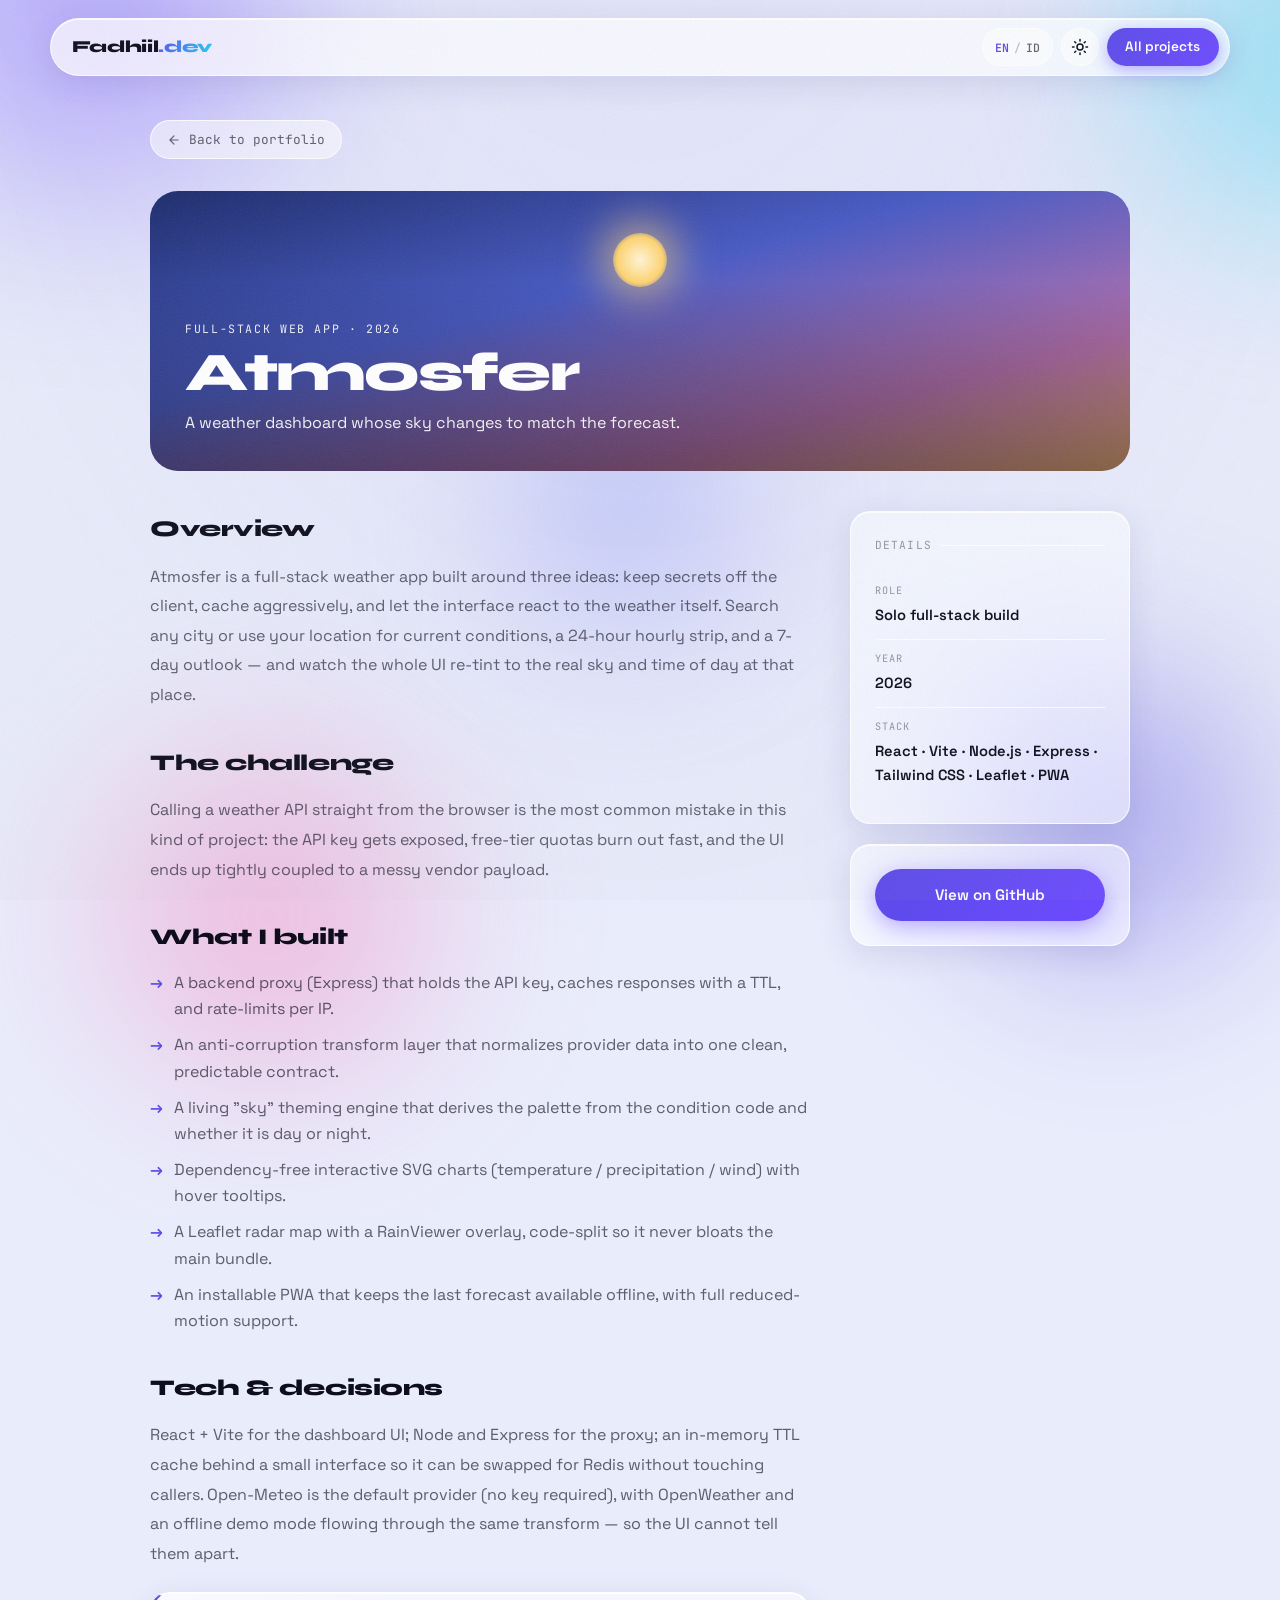
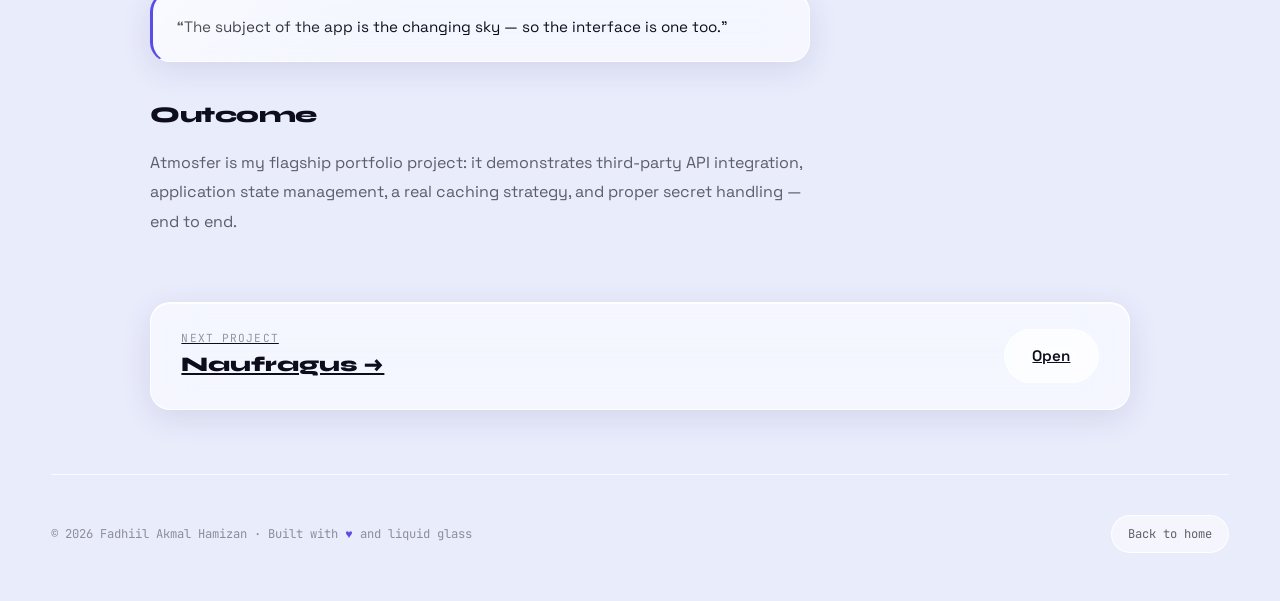
<file: project.html>
<!DOCTYPE html>
<html lang="en" data-theme="dark">
<head>
  <meta charset="UTF-8" />
  <meta name="viewport" content="width=device-width, initial-scale=1.0" />
  <title>Case study — Fadhiil Akmal Hamizan</title>
  <meta name="description" content="Project case study — Fadhiil Akmal Hamizan." />
  <meta name="theme-color" content="#060611" />
  <link rel="icon" href="data:image/svg+xml,%3Csvg xmlns='http://www.w3.org/2000/svg' viewBox='0 0 100 100'%3E%3Cdefs%3E%3ClinearGradient id='g' x1='0' y1='0' x2='1' y2='1'%3E%3Cstop offset='0' stop-color='%238b7ef8'/%3E%3Cstop offset='1' stop-color='%2322d3ee'/%3E%3C/linearGradient%3E%3C/defs%3E%3Crect width='100' height='100' rx='26' fill='url(%23g)'/%3E%3Ctext x='50' y='70' font-family='Arial' font-size='58' font-weight='bold' text-anchor='middle' fill='white'%3EF%3C/text%3E%3C/svg%3E" />
  <link rel="preconnect" href="https://fonts.googleapis.com" />
  <link rel="preconnect" href="https://fonts.gstatic.com" crossorigin />
  <link href="https://fonts.googleapis.com/css2?family=Space+Grotesk:wght@300;400;500;600;700&family=Syne:wght@600;700;800&family=JetBrains+Mono:wght@400;500&display=swap" rel="stylesheet" />
  <link rel="stylesheet" href="assets/site.css" />
  <script>
    (function () {
      try {
        var saved = localStorage.getItem('theme');
        var sys = window.matchMedia('(prefers-color-scheme: light)').matches ? 'light' : 'dark';
        document.documentElement.setAttribute('data-theme', saved || sys);
      } catch (e) {}
    })();
  </script>
</head>
<body>

  <div class="aurora" aria-hidden="true">
    <div class="orb orb-1"></div><div class="orb orb-2"></div><div class="orb orb-3"></div><div class="orb orb-4"></div><div class="orb orb-5"></div>
  </div>
  <div class="progress" id="progress" aria-hidden="true"></div>

  <nav>
    <a href="index.html" class="nav-logo">Fadhiil<em>.dev</em></a>
    <div class="nav-right">
      <button class="lang-toggle" id="langToggle" aria-label="Switch language / Ganti bahasa" title="EN / ID">
        <span data-lang="en" class="on">EN</span><span class="sep">/</span><span data-lang="id">ID</span>
      </button>
      <button class="theme-toggle" id="themeToggle" aria-label="Toggle color theme" title="Toggle theme">
        <svg class="sun" viewBox="0 0 24 24" fill="none" stroke="currentColor" stroke-width="2" stroke-linecap="round" stroke-linejoin="round"><circle cx="12" cy="12" r="4"/><path d="M12 2v2M12 20v2M4.93 4.93l1.41 1.41M17.66 17.66l1.41 1.41M2 12h2M20 12h2M6.34 17.66l-1.41 1.41M19.07 4.93l-1.41 1.41"/></svg>
        <svg class="moon" viewBox="0 0 24 24" fill="none" stroke="currentColor" stroke-width="2" stroke-linecap="round" stroke-linejoin="round"><path d="M21 12.79A9 9 0 1 1 11.21 3 7 7 0 0 0 21 12.79z"/></svg>
      </button>
      <a href="index.html#projects" class="nav-cta" data-en="All projects" data-id="Semua proyek">All projects</a>
    </div>
  </nav>

  <main class="cs-main" id="cs"><!-- rendered by script --></main>

  <footer class="wrap">
    <div class="footer-text" data-html data-en="© 2026 Fadhiil Akmal Hamizan · Built with <em>♥</em> and liquid glass" data-id="© 2026 Fadhiil Akmal Hamizan · Dibuat dengan <em>♥</em> dan liquid glass">© 2026 Fadhiil Akmal Hamizan · Built with <em>♥</em> and liquid glass</div>
    <a href="index.html" class="to-top"><span data-en="Back to home" data-id="Kembali ke beranda">Back to home</span></a>
  </footer>

  <!-- Case-study content + renderer (runs before deferred site.js) -->
  <script>
  (function () {
    var ORDER = ['atmosfer', 'naufragus', 'bookuy', 'ublock', 'gemastik', 'looplook', 'gdsc'];
    var L = {
      details: { en: 'Details', id: 'Detail' },
      role:    { en: 'Role', id: 'Peran' },
      year:    { en: 'Year', id: 'Tahun' },
      team:    { en: 'Team', id: 'Tim' },
      award:   { en: 'Award', id: 'Penghargaan' },
      stack:   { en: 'Stack', id: 'Teknologi' },
      next:    { en: 'Next project', id: 'Proyek berikutnya' },
      open:    { en: 'Open', id: 'Buka' },
      back:    { en: 'Back to portfolio', id: 'Kembali ke portfolio' },
      nf:      { en: 'Project not found.', id: 'Proyek tidak ditemukan.' }
    };

    var CS = {
      atmosfer: {
        title: 'Atmosfer', theme: 'sky',
        kicker: { en: 'Full-stack web app · 2026', id: 'Aplikasi web full-stack · 2026' },
        tagline: { en: 'A weather dashboard whose sky changes to match the forecast.', id: 'Dasbor cuaca yang langitnya berubah mengikuti ramalan.' },
        role: { en: 'Solo full-stack build', id: 'Proyek full-stack solo' },
        year: '2026',
        stack: ['React', 'Vite', 'Node.js', 'Express', 'Tailwind CSS', 'Leaflet', 'PWA'],
        links: [{ label: { en: 'View on GitHub', id: 'Lihat di GitHub' }, href: 'https://github.com/fadhiilhamizan/weather-dashboard', primary: true }],
        sections: [
          { h: { en: 'Overview', id: 'Ringkasan' }, body: [
            { p: { en: 'Atmosfer is a full-stack weather app built around three ideas: keep secrets off the client, cache aggressively, and let the interface react to the weather itself. Search any city or use your location for current conditions, a 24-hour hourly strip, and a 7-day outlook — and watch the whole UI re-tint to the real sky and time of day at that place.',
                    id: 'Atmosfer adalah aplikasi cuaca full-stack yang dibangun di atas tiga gagasan: jauhkan rahasia dari klien, cache secara agresif, dan biarkan antarmuka bereaksi terhadap cuaca itu sendiri. Cari kota mana pun atau pakai lokasimu untuk kondisi terkini, strip per jam 24 jam, dan ramalan 7 hari — lalu lihat seluruh UI berubah warna mengikuti langit dan waktu setempat.' } }
          ]},
          { h: { en: 'The challenge', id: 'Tantangan' }, body: [
            { p: { en: 'Calling a weather API straight from the browser is the most common mistake in this kind of project: the API key gets exposed, free-tier quotas burn out fast, and the UI ends up tightly coupled to a messy vendor payload.',
                    id: 'Memanggil API cuaca langsung dari peramban adalah kesalahan paling umum di proyek seperti ini: API key terekspos, kuota tier gratis cepat habis, dan UI jadi terikat erat pada payload vendor yang berantakan.' } }
          ]},
          { h: { en: 'What I built', id: 'Yang saya bangun' }, body: [
            { list: [
              { en: 'A backend proxy (Express) that holds the API key, caches responses with a TTL, and rate-limits per IP.', id: 'Backend proxy (Express) yang menyimpan API key, men-cache respons dengan TTL, dan membatasi laju per IP.' },
              { en: 'An anti-corruption transform layer that normalizes provider data into one clean, predictable contract.', id: 'Lapisan transform anti-korupsi yang menormalkan data penyedia menjadi satu kontrak yang rapi dan dapat diprediksi.' },
              { en: 'A living "sky" theming engine that derives the palette from the condition code and whether it is day or night.', id: 'Mesin tema "langit" hidup yang menurunkan palet dari kode kondisi serta siang atau malam.' },
              { en: 'Dependency-free interactive SVG charts (temperature / precipitation / wind) with hover tooltips.', id: 'Grafik SVG interaktif tanpa dependensi (suhu / presipitasi / angin) dengan tooltip hover.' },
              { en: 'A Leaflet radar map with a RainViewer overlay, code-split so it never bloats the main bundle.', id: 'Peta radar Leaflet dengan overlay RainViewer, dipisah kode agar tak membebani bundel utama.' },
              { en: 'An installable PWA that keeps the last forecast available offline, with full reduced-motion support.', id: 'PWA terinstal yang menyimpan ramalan terakhir secara offline, dengan dukungan reduced-motion penuh.' }
            ]}
          ]},
          { h: { en: 'Tech & decisions', id: 'Teknologi & keputusan' }, body: [
            { p: { en: 'React + Vite for the dashboard UI; Node and Express for the proxy; an in-memory TTL cache behind a small interface so it can be swapped for Redis without touching callers. Open-Meteo is the default provider (no key required), with OpenWeather and an offline demo mode flowing through the same transform — so the UI cannot tell them apart.',
                    id: 'React + Vite untuk UI dasbor; Node dan Express untuk proxy; cache TTL in-memory di balik antarmuka kecil sehingga bisa diganti Redis tanpa menyentuh pemanggil. Open-Meteo jadi penyedia default (tanpa key), dengan OpenWeather dan mode demo offline melewati transform yang sama — sehingga UI tak bisa membedakannya.' } },
            { callout: { en: 'The subject of the app is the changing sky — so the interface is one too.', id: 'Subjek aplikasinya adalah langit yang berubah — maka antarmukanya pun ikut berubah.' } }
          ]},
          { h: { en: 'Outcome', id: 'Hasil' }, body: [
            { p: { en: 'Atmosfer is my flagship portfolio project: it demonstrates third-party API integration, application state management, a real caching strategy, and proper secret handling — end to end.',
                    id: 'Atmosfer adalah proyek unggulan portfolio saya: menunjukkan integrasi API pihak ketiga, manajemen state aplikasi, strategi caching nyata, dan penanganan rahasia yang benar — dari hulu ke hilir.' } }
          ]}
        ]
      },

      naufragus: {
        title: 'Naufragus', theme: 'ocean',
        kicker: { en: 'Game · ISCOM 2024 · 1st place', id: 'Game · ISCOM 2024 · Juara 1' },
        tagline: { en: 'An underwater adventure that teaches kids to save the ocean.', id: 'Petualangan bawah laut yang mengajak anak menjaga lautan.' },
        role: { en: 'Game designer & developer · Team 54', id: 'Desainer & pengembang game · Tim 54' },
        year: '2024',
        team: { en: 'Fadhiil Akmal Hamizan, Jeremy Anggi, Sultan Alamsyah Lintang Mubarok', id: 'Fadhiil Akmal Hamizan, Jeremy Anggi, Sultan Alamsyah Lintang Mubarok' },
        award: { en: '🥇 1st place — Game App Development', id: '🥇 Juara 1 — Pengembangan Aplikasi Game' },
        stack: ['Roblox Studio', 'Lua', 'Canva', '3D Modeling', 'Game Design'],
        sections: [
          { h: { en: 'Overview', id: 'Ringkasan' }, body: [
            { p: { en: 'Naufragus (Latin for shipwrecked) is a single-player underwater adventure built in Roblox Studio for the ISCOM 2024 Game Application Development category — which it won. It blends exploration, education, and conservation for players aged 7–15.',
                    id: 'Naufragus (bahasa Latin untuk terdampar) adalah petualangan bawah laut pemain tunggal yang dibangun di Roblox Studio untuk kategori Pengembangan Aplikasi Game ISCOM 2024 — dan memenangkannya. Game ini memadukan eksplorasi, edukasi, dan konservasi untuk pemain usia 7–15 tahun.' } }
          ]},
          { h: { en: 'The story', id: 'Cerita' }, body: [
            { p: { en: 'You play someone with a careless habit of throwing trash into the sea. One day a strong current sweeps you to the bottom of the ocean, trapped in an underwater dimension. To return to the surface you explore, clean up the very trash you once dumped, and rescue the creatures it harmed — discovering how beautiful, and how fragile, the marine ecosystem really is.',
                    id: 'Kamu memerankan seseorang yang punya kebiasaan buruk membuang sampah ke laut. Suatu hari arus kuat menyapumu ke dasar lautan, terjebak di sebuah dimensi bawah laut. Untuk kembali ke permukaan, kamu menjelajah, membersihkan sampah yang dulu kamu buang, dan menyelamatkan hewan yang terdampak — sambil menemukan betapa indah, sekaligus rapuhnya, ekosistem laut.' } }
          ]},
          { h: { en: 'Why it matters', id: 'Mengapa ini penting' }, body: [
            { p: { en: 'Indonesia is the world’s largest archipelago — roughly 81,000 km of coastline, home to about 8,500 fish species and 950 coral-reef biota. Yet it is also the world’s second-largest plastic polluter, generating 12.5 million tonnes of plastic waste in 2022. Naufragus turns those statistics into something a child can feel and act on.',
                    id: 'Indonesia adalah negara kepulauan terbesar di dunia — sekitar 81.000 km garis pantai, rumah bagi kurang lebih 8.500 spesies ikan dan 950 biota terumbu karang. Namun ia juga penyumbang sampah plastik terbesar kedua di dunia, dengan 12,5 juta ton sampah plastik pada 2022. Naufragus mengubah statistik itu menjadi sesuatu yang bisa dirasakan dan ditindaklanjuti oleh anak-anak.' } }
          ]},
          { h: { en: 'Gameplay & mechanics', id: 'Gameplay & mekanik' }, body: [
            { list: [
              { en: 'Clean up trash scattered through the world (press E on PC, or an on-screen button on mobile).', id: 'Bersihkan sampah yang tersebar di dunia game (tekan E di PC, atau tombol di layar pada ponsel).' },
              { en: 'Rescue trapped sea animals — like a jellyfish tangled in plastic.', id: 'Selamatkan hewan laut yang terjebak — seperti ubur-ubur yang terjerat plastik.' },
              { en: 'Simple parkour obstacles and environmental puzzles gate your progress.', id: 'Rintangan parkour sederhana dan teka-teki lingkungan menghalangi kemajuanmu.' },
              { en: 'Move with WASD + jump on PC, or a joystick and jump button on mobile.', id: 'Bergerak dengan WASD + lompat di PC, atau joystick dan tombol lompat di ponsel.' },
              { en: 'The deeper you go, the more the story unfolds.', id: 'Makin dalam kamu menyelam, makin berkembang ceritanya.' }
            ]}
          ]},
          { h: { en: 'How we built it', id: 'Cara kami membangunnya' }, body: [
            { p: { en: 'Built in Roblox Studio with custom 3D models and Lua scripting for the mechanics; art and UI produced in Canva. We ran the full cycle — planning, concept design, prototyping, implementation, playtesting with real testers, then release — iterating hard on feedback to keep it fun, educational, and bug-free.',
                    id: 'Dibangun di Roblox Studio dengan model 3D buatan sendiri dan skrip Lua untuk mekaniknya; aset dan UI dibuat di Canva. Kami menjalankan siklus penuh — perencanaan, desain konsep, prototipe, implementasi, uji main dengan tester nyata, lalu rilis — beriterasi serius atas masukan agar tetap seru, mendidik, dan bebas bug.' } },
            { callout: { en: '1st place, Game Application Development — ISCOM 2024.', id: 'Juara 1, Pengembangan Aplikasi Game — ISCOM 2024.' } }
          ]},
          { h: { en: 'My role', id: 'Peran saya' }, body: [
            { p: { en: 'As part of Team 54, I worked across game design and development — shaping the concept and story, building mechanics and the 3D world, and polishing the moment-to-moment player experience.',
                    id: 'Sebagai bagian dari Tim 54, saya bekerja lintas desain dan pengembangan game — membentuk konsep dan cerita, membangun mekanik dan dunia 3D, serta memoles pengalaman bermain dari waktu ke waktu.' } }
          ]}
        ]
      },

      bookuy: {
        title: 'Bookuy', theme: 'violet',
        kicker: { en: 'Web platform · 2025', id: 'Platform web · 2025' },
        tagline: { en: 'A second-hand book marketplace and rental platform for students.', id: 'Marketplace dan platform penyewaan buku bekas untuk mahasiswa.' },
        role: { en: 'Full-stack developer · capstone team of 6', id: 'Pengembang full-stack · tim capstone berisi 6 orang' },
        year: '2025',
        stack: ['Laravel 12', 'PHP 8.2', 'MySQL', 'Blade', 'Tailwind CSS'],
        links: [{ label: { en: 'View on GitHub', id: 'Lihat di GitHub' }, href: 'https://github.com/fadhiilhamizan/Bookuy', primary: true }],
        sections: [
          { h: { en: 'Overview', id: 'Ringkasan' }, body: [
            { p: { en: 'Bookuy is a student-centric marketplace where you can buy, sell, and rent second-hand textbooks. It was built as a capstone project at ITS with a team of six.',
                    id: 'Bookuy adalah marketplace untuk mahasiswa tempat kamu bisa membeli, menjual, dan menyewa buku teks bekas. Dibuat sebagai proyek capstone di ITS bersama tim berisi enam orang.' } }
          ]},
          { h: { en: 'Features', id: 'Fitur' }, body: [
            { list: [
              { en: 'Buy / sell listings with images and condition details.', id: 'Listing jual / beli dengan gambar dan detail kondisi.' },
              { en: 'Semester-based rentals for textbooks you only need for a term.', id: 'Penyewaan per semester untuk buku yang hanya dibutuhkan satu periode.' },
              { en: 'Smart filtering and search across the catalogue.', id: 'Filter dan pencarian cerdas di seluruh katalog.' },
              { en: 'Cart, checkout, and a seller reputation system.', id: 'Keranjang, checkout, dan sistem reputasi penjual.' }
            ]}
          ]},
          { h: { en: 'Tech & teamwork', id: 'Teknologi & kerja tim' }, body: [
            { p: { en: 'A Laravel 12 / PHP 8.2 backend with Blade templating, a MySQL database, and Tailwind for styling. The six of us coordinated with Git and split work across listings, rentals, auth, and the storefront.',
                    id: 'Backend Laravel 12 / PHP 8.2 dengan templating Blade, basis data MySQL, dan Tailwind untuk styling. Kami berenam berkoordinasi lewat Git dan membagi pekerjaan pada listing, penyewaan, autentikasi, dan etalase.' } }
          ]},
          { h: { en: 'What I learned', id: 'Yang saya pelajari' }, body: [
            { p: { en: 'Shipping a real, multi-role web app as a team: data modeling for listings and rentals, authentication, and the discipline of keeping work mergeable across collaborators.',
                    id: 'Merilis aplikasi web multi-peran yang nyata sebagai tim: pemodelan data untuk listing dan penyewaan, autentikasi, serta disiplin menjaga pekerjaan tetap bisa di-merge antar kolaborator.' } }
          ]}
        ]
      },

      ublock: {
        title: 'uBlock Ad-Block', theme: 'pink',
        kicker: { en: 'Open source · 2025', id: 'Open source · 2025' },
        tagline: { en: 'A maintained fork of uBlock Origin, the efficient content blocker.', id: 'Fork terpelihara dari uBlock Origin, pemblokir konten yang efisien.' },
        role: { en: 'Maintainer / contributor', id: 'Pemelihara / kontributor' },
        year: '2025',
        stack: ['JavaScript', 'WebAssembly', 'CSS', 'HTML', 'GPL-3.0'],
        links: [{ label: { en: 'View on GitHub', id: 'Lihat di GitHub' }, href: 'https://github.com/fadhiilhamizan/uBlock-Browser-Ad-Block', primary: true }],
        sections: [
          { h: { en: 'Overview', id: 'Ringkasan' }, body: [
            { p: { en: 'A forked and maintained build of uBlock Origin — the wide-spectrum, open-source content blocker for Chromium and Firefox.',
                    id: 'Fork dan build terpelihara dari uBlock Origin — pemblokir konten open-source berspektrum luas untuk Chromium dan Firefox.' } }
          ]},
          { h: { en: 'What it does', id: 'Apa fungsinya' }, body: [
            { list: [
              { en: 'Blocks ads, trackers, and malware domains using community filter lists.', id: 'Memblokir iklan, pelacak, dan domain malware menggunakan filter list komunitas.' },
              { en: 'Stays light on CPU and memory compared with most blockers.', id: 'Tetap ringan pada CPU dan memori dibanding kebanyakan pemblokir.' },
              { en: 'Gives per-site controls and an element picker.', id: 'Menyediakan kontrol per situs dan element picker.' }
            ]}
          ]},
          { h: { en: 'Why fork it', id: 'Mengapa mem-fork' }, body: [
            { p: { en: 'To learn how a large, performance-critical browser extension is actually structured — the manifest, content scripts, and WebAssembly-accelerated filtering — and to keep a personal, current build I fully understand.',
                    id: 'Untuk mempelajari bagaimana ekstensi peramban besar yang kritis terhadap performa benar-benar disusun — manifest, content script, dan penyaringan berakselerasi WebAssembly — sekaligus menjaga build pribadi yang terkini dan saya pahami sepenuhnya.' } },
            { callout: { en: 'Respecting the original GPL-3.0 license — credit to Raymond Hill and the uBlock Origin contributors.', id: 'Menghormati lisensi asli GPL-3.0 — kredit untuk Raymond Hill dan para kontributor uBlock Origin.' } }
          ]}
        ]
      },

      gemastik: {
        title: 'GEMASTIK Entry', theme: 'gold',
        kicker: { en: 'Game · national competition · 2024', id: 'Game · kompetisi nasional · 2024' },
        tagline: { en: 'Internal ITS finalist for the national GEMASTIK game competition.', id: 'Finalis internal ITS untuk kompetisi game nasional GEMASTIK.' },
        role: { en: 'Game developer', id: 'Pengembang game' },
        year: '2024',
        stack: ['Game Dev', 'Interaction Design'],
        sections: [
          { h: { en: 'Overview', id: 'Ringkasan' }, body: [
            { p: { en: 'A game project selected as an Internal ITS Finalist in the Game Application Development category of GEMASTIK — Indonesia’s premier national ICT student competition.',
                    id: 'Proyek game yang terpilih sebagai Finalis Internal ITS di kategori Pengembangan Aplikasi Game GEMASTIK — kompetisi mahasiswa TIK nasional paling bergengsi di Indonesia.' } }
          ]},
          { h: { en: 'Significance', id: 'Makna' }, body: [
            { p: { en: 'Being internally endorsed put the project among a small set chosen to represent ITS at the national level — a signal of consistent strength in game design and execution.',
                    id: 'Mendapat endorsement internal menempatkan proyek ini di antara sedikit karya yang dipilih mewakili ITS di tingkat nasional — pertanda kekuatan yang konsisten dalam desain dan eksekusi game.' } }
          ]}
        ]
      },

      looplook: {
        title: 'LoopLook', theme: 'cyan',
        kicker: { en: 'UI/UX design · 2023', id: 'Desain UI/UX · 2023' },
        tagline: { en: 'UI/UX prototype for a sustainable clothing-recycling app.', id: 'Prototipe UI/UX untuk aplikasi daur ulang pakaian berkelanjutan.' },
        role: { en: 'UI/UX designer', id: 'Desainer UI/UX' },
        year: '2023',
        stack: ['Figma', 'Prototyping', 'User Research', 'Mobile-First'],
        sections: [
          { h: { en: 'Overview', id: 'Ringkasan' }, body: [
            { p: { en: 'I designed the initial interface and interactive prototype for LoopLook, a mobile app that makes recycling and re-wearing clothing easy and rewarding.',
                    id: 'Saya mendesain antarmuka awal dan prototipe interaktif untuk LoopLook, aplikasi mobile yang membuat daur ulang dan memakai ulang pakaian jadi mudah dan menyenangkan.' } }
          ]},
          { h: { en: 'Approach', id: 'Pendekatan' }, body: [
            { p: { en: 'Mobile-first flows, accessible components, and a deliberate focus on reducing cognitive load — so the sustainable choice becomes the easy choice.',
                    id: 'Alur mobile-first, komponen yang aksesibel, dan fokus sengaja pada pengurangan beban kognitif — agar pilihan berkelanjutan menjadi pilihan yang mudah.' } }
          ]}
        ]
      },

      gdsc: {
        title: 'GDSC Contest', theme: 'violet',
        kicker: { en: 'Competitive programming · 2024', id: 'Pemrograman kompetitif · 2024' },
        tagline: { en: 'Algorithmic problem-solving among 150+ international competitors.', id: 'Pemecahan masalah algoritmik di antara 150+ peserta internasional.' },
        role: { en: 'Contestant', id: 'Peserta' },
        year: '2024',
        stack: ['Algorithms', 'Data Structures', 'Problem Solving'],
        sections: [
          { h: { en: 'Overview', id: 'Ringkasan' }, body: [
            { p: { en: 'I competed in the Google Developer Student Clubs programming competition, an internationally-attended event with over 150 participants.',
                    id: 'Saya berkompetisi dalam ajang pemrograman Google Developer Student Clubs, acara berskala internasional dengan lebih dari 150 peserta.' } }
          ]},
          { h: { en: 'Takeaway', id: 'Pelajaran' }, body: [
            { p: { en: 'Sharpened algorithmic thinking and speed under contest pressure, solving complex challenges across multiple rounds.',
                    id: 'Mengasah pemikiran algoritmik dan kecepatan di bawah tekanan kompetisi, menyelesaikan tantangan kompleks di beberapa babak.' } }
          ]}
        ]
      }
    };

    function getLang() { try { return localStorage.getItem('lang') || 'en'; } catch (e) { return 'en'; } }
    function esc(s) { return String(s).replace(/&/g, '&amp;').replace(/</g, '&lt;').replace(/>/g, '&gt;'); }
    function t(o, lang) { return o ? (o[lang] || o.en) : ''; }
    function metaRow(k, v) { return '<div class="meta-row"><span class="meta-k">' + esc(k) + '</span><span class="meta-v">' + esc(v) + '</span></div>'; }

    function render(lang) {
      var id = (location.hash.slice(1) || new URLSearchParams(location.search).get('id') || 'atmosfer').toLowerCase();
      var d = CS[id];
      var root = document.getElementById('cs');
      var back = '<a class="breadcrumb" href="index.html#projects"><svg viewBox="0 0 24 24" fill="none" stroke="currentColor" stroke-width="2" stroke-linecap="round" stroke-linejoin="round"><path d="M19 12H5M12 19l-7-7 7-7"/></svg>' + esc(t(L.back, lang)) + '</a>';
      if (!d) { root.innerHTML = back + '<p style="color:var(--text-2);margin-top:1rem;">' + esc(t(L.nf, lang)) + '</p>'; return; }

      document.title = d.title + ' — Fadhiil Akmal Hamizan';

      var secHtml = d.sections.map(function (s) {
        var inner = s.body.map(function (b) {
          if (b.p) return '<p>' + esc(t(b.p, lang)) + '</p>';
          if (b.list) return '<ul>' + b.list.map(function (li) { return '<li>' + esc(t(li, lang)) + '</li>'; }).join('') + '</ul>';
          if (b.callout) return '<div class="cs-callout glass"><span class="q">&ldquo;</span>' + esc(t(b.callout, lang)) + '&rdquo;</div>';
          return '';
        }).join('');
        return '<h2>' + esc(t(s.h, lang)) + '</h2>' + inner;
      }).join('');

      var rows = metaRow(t(L.role, lang), t(d.role, lang)) + metaRow(t(L.year, lang), d.year);
      if (d.team) rows += metaRow(t(L.team, lang), t(d.team, lang));
      if (d.award) rows += metaRow(t(L.award, lang), t(d.award, lang));
      rows += metaRow(t(L.stack, lang), d.stack.join(' · '));

      var linksHtml = (d.links || []).map(function (l) {
        return '<a class="btn ' + (l.primary ? 'btn-primary' : 'btn-ghost') + '" href="' + l.href + '" target="_blank" rel="noopener">' + esc(t(l.label, lang)) + '</a>';
      }).join('');

      var extras = '';
      if (d.theme === 'sky') extras = '<div class="ws-sun"></div><div class="ws-cloud c1"></div><div class="ws-cloud c2"></div>';
      if (d.theme === 'ocean') extras = '<div class="ocean-ray" style="left:20%"></div><div class="ocean-ray" style="left:62%;animation-delay:-3s"></div><span class="sea-life" style="top:26%;left:16%">🐠</span><span class="sea-life" style="top:48%;left:74%;animation-delay:-2s">🪼</span>';

      var idx = ORDER.indexOf(id);
      var nextId = ORDER[(idx + 1) % ORDER.length];
      var nd = CS[nextId];

      root.innerHTML = back
        + '<div class="cs-hero"><div class="cs-hero-bg ' + d.theme + '"></div>' + extras
        + '<div class="cs-hero-inner"><div class="cs-kicker">' + esc(t(d.kicker, lang)) + '</div><h1 class="cs-title">' + esc(d.title) + '</h1><div class="cs-tagline">' + esc(t(d.tagline, lang)) + '</div></div></div>'
        + '<div class="cs-layout"><div class="cs-body">' + secHtml + '</div>'
        + '<aside class="cs-side"><div class="glass-card panel"><div class="panel-title">' + esc(t(L.details, lang)) + '</div>' + rows + '</div>'
        + (linksHtml ? ('<div class="glass-card panel" style="gap:0.7rem;display:flex;flex-direction:column;">' + linksHtml + '</div>') : '') + '</aside></div>'
        + '<a class="glass-card cs-next" href="project.html#' + nextId + '"><div><div class="label">' + esc(t(L.next, lang)) + '</div><div class="name">' + esc(nd.title) + ' →</div></div><span class="btn btn-ghost">' + esc(t(L.open, lang)) + '</span></a>';
    }

    render(getLang());
    document.addEventListener('langchange', function (e) { render(e.detail.lang); });
    window.addEventListener('hashchange', function () { render(getLang()); window.scrollTo(0, 0); });
  })();
  </script>
  <script src="assets/site.js" defer></script>
</body>
</html>
</file>
<file: assets/site.css>
/* ════════════════════════════════════════════════
   Fadhiil Akmal Hamizan — portfolio design system
   Shared by index.html and project.html
   ════════════════════════════════════════════════ */
*, *::before, *::after { box-sizing: border-box; margin: 0; padding: 0; }

:root {
  --accent: #8b7ef8;
  --accent-2: #22d3ee;
  --accent-3: #f472b6;

  --font-display: 'Syne', sans-serif;
  --font-body: 'Space Grotesk', sans-serif;
  --font-mono: 'JetBrains Mono', monospace;

  --radius-xl: 28px;
  --radius: 20px;
  --radius-sm: 12px;
  --radius-pill: 999px;

  --maxw: 1180px;
  --ease: cubic-bezier(0.22, 1, 0.36, 1);
}

[data-theme="dark"] {
  --bg: #060611;
  --bg-2: #0b0b1d;
  --text: #f4f3ff;
  --text-2: rgba(244, 243, 255, 0.66);
  --text-3: rgba(244, 243, 255, 0.40);

  --glass: rgba(255, 255, 255, 0.055);
  --glass-strong: rgba(255, 255, 255, 0.09);
  --glass-border: rgba(255, 255, 255, 0.12);
  --glass-border-strong: rgba(255, 255, 255, 0.22);
  --glass-highlight: rgba(255, 255, 255, 0.55);
  --glass-glow: rgba(255, 255, 255, 0.10);

  --shadow: 0 8px 32px rgba(0, 0, 0, 0.35);
  --shadow-lift: 0 24px 60px rgba(0, 0, 0, 0.5);

  --orb-blend: screen;
  --orb-blur: 90px;
  --orb-opacity: 0.6;

  --grain-opacity: 0.4;
  color-scheme: dark;
}

[data-theme="light"] {
  --bg: #e9ecfb;
  --bg-2: #f4f0ff;
  --text: #0d0d1c;
  --text-2: rgba(13, 13, 28, 0.64);
  --text-3: rgba(13, 13, 28, 0.42);

  --glass: rgba(255, 255, 255, 0.55);
  --glass-strong: rgba(255, 255, 255, 0.72);
  --glass-border: rgba(255, 255, 255, 0.85);
  --glass-border-strong: rgba(255, 255, 255, 1);
  --glass-highlight: rgba(255, 255, 255, 0.95);
  --glass-glow: rgba(255, 255, 255, 0.6);

  --accent: #5b4be8;

  --shadow: 0 8px 30px rgba(60, 50, 130, 0.12);
  --shadow-lift: 0 22px 55px rgba(60, 50, 130, 0.20);

  --orb-blend: normal;
  --orb-blur: 70px;
  --orb-opacity: 0.5;

  --grain-opacity: 0.18;
  color-scheme: light;
}

html { scroll-behavior: smooth; }

body {
  font-family: var(--font-body);
  background: var(--bg);
  color: var(--text);
  line-height: 1.65;
  overflow-x: hidden;
  -webkit-font-smoothing: antialiased;
  transition: background 0.5s var(--ease), color 0.5s var(--ease);
}

::selection { background: var(--accent); color: #fff; }

::-webkit-scrollbar { width: 11px; }
::-webkit-scrollbar-track { background: transparent; }
::-webkit-scrollbar-thumb {
  background: var(--glass-border-strong);
  border-radius: 99px;
  border: 3px solid transparent;
  background-clip: padding-box;
}
::-webkit-scrollbar-thumb:hover { background: var(--accent); background-clip: padding-box; }

:focus-visible { outline: 2px solid var(--accent); outline-offset: 3px; border-radius: 4px; }
a { color: inherit; }

/* ── AURORA ── */
.aurora { position: fixed; inset: -25vmax; z-index: -2; overflow: hidden; pointer-events: none; }
.aurora::after { content: ''; position: absolute; inset: 0; background: radial-gradient(ellipse at 50% -10%, rgba(139,126,248,0.10), transparent 60%); }
.orb { position: absolute; border-radius: 50%; filter: blur(var(--orb-blur)); mix-blend-mode: var(--orb-blend); opacity: var(--orb-opacity); will-change: transform; }
.orb-1 { width: 46vw; height: 46vw; top: 2%;  left: 6%;  background: radial-gradient(circle, #6d4bff, transparent 70%); animation: drift1 26s var(--ease) infinite alternate; }
.orb-2 { width: 40vw; height: 40vw; top: 8%;  right: 2%; background: radial-gradient(circle, #22d3ee, transparent 70%); animation: drift2 32s var(--ease) infinite alternate; }
.orb-3 { width: 38vw; height: 38vw; bottom: 4%; left: 18%; background: radial-gradient(circle, #f472b6, transparent 70%); animation: drift3 29s var(--ease) infinite alternate; }
.orb-4 { width: 34vw; height: 34vw; bottom: 12%; right: 14%; background: radial-gradient(circle, #4f46e5, transparent 70%); animation: drift1 35s var(--ease) infinite alternate-reverse; }
.orb-5 { width: 28vw; height: 28vw; top: 42%; left: 40%; background: radial-gradient(circle, #818cf8, transparent 70%); animation: drift2 24s var(--ease) infinite alternate; }
@keyframes drift1 { from { transform: translate(0,0) scale(1); } to { transform: translate(8vw, 6vh) scale(1.15); } }
@keyframes drift2 { from { transform: translate(0,0) scale(1.1); } to { transform: translate(-7vw, 8vh) scale(0.95); } }
@keyframes drift3 { from { transform: translate(0,0) scale(0.95); } to { transform: translate(6vw, -7vh) scale(1.2); } }

body::after {
  content: ''; position: fixed; inset: 0; z-index: 9999; pointer-events: none; opacity: var(--grain-opacity);
  background-image: url("data:image/svg+xml,%3Csvg xmlns='http://www.w3.org/2000/svg' width='300' height='300'%3E%3Cfilter id='n'%3E%3CfeTurbulence type='fractalNoise' baseFrequency='0.85' numOctaves='4' stitchTiles='stitch'/%3E%3C/filter%3E%3Crect width='300' height='300' filter='url(%23n)' opacity='0.5'/%3E%3C/svg%3E");
}

/* ── GLASS ── */
.glass {
  position: relative; background: var(--glass);
  backdrop-filter: blur(22px) saturate(165%); -webkit-backdrop-filter: blur(22px) saturate(165%);
  border: 1px solid var(--glass-border); border-radius: var(--radius);
  box-shadow: var(--shadow), inset 0 1px 0 var(--glass-highlight);
}
.glass::before { content: ''; position: absolute; inset: 0; border-radius: inherit; background: linear-gradient(140deg, var(--glass-glow) 0%, transparent 35%); opacity: 0.7; pointer-events: none; }

.glass-card {
  position: relative; background: var(--glass);
  backdrop-filter: blur(22px) saturate(165%); -webkit-backdrop-filter: blur(22px) saturate(165%);
  border: 1px solid var(--glass-border); border-radius: var(--radius);
  box-shadow: var(--shadow), inset 0 1px 0 var(--glass-highlight);
  transition: transform 0.4s var(--ease), box-shadow 0.4s var(--ease), border-color 0.4s var(--ease);
  overflow: hidden;
}
.glass-card::before { content: ''; position: absolute; inset: 0; border-radius: inherit; background: radial-gradient(420px circle at var(--mx, 50%) var(--my, 0%), var(--glass-glow), transparent 45%); opacity: 0; transition: opacity 0.4s var(--ease); pointer-events: none; z-index: 1; }
.glass-card:hover { border-color: var(--glass-border-strong); box-shadow: var(--shadow-lift), inset 0 1px 0 var(--glass-highlight); }
.glass-card:hover::before { opacity: 1; }
.glass-card > * { position: relative; z-index: 2; }

/* ── PROGRESS ── */
.progress { position: fixed; top: 0; left: 0; height: 3px; width: 0%; z-index: 200; background: linear-gradient(90deg, var(--accent), var(--accent-2), var(--accent-3)); box-shadow: 0 0 12px var(--accent); }

/* ── NAV ── */
nav {
  position: fixed; top: 18px; left: 50%; transform: translateX(-50%); z-index: 150;
  width: min(94%, var(--maxw)); display: flex; align-items: center; justify-content: space-between;
  padding: 0.55rem 0.65rem 0.55rem 1.3rem; border-radius: var(--radius-pill);
  background: var(--glass-strong); backdrop-filter: blur(20px) saturate(180%); -webkit-backdrop-filter: blur(20px) saturate(180%);
  border: 1px solid var(--glass-border); box-shadow: var(--shadow), inset 0 1px 0 var(--glass-highlight);
}
.nav-logo { font-family: var(--font-display); font-weight: 800; font-size: 1.05rem; text-decoration: none; letter-spacing: -0.02em; color: var(--text); white-space: nowrap; }
.nav-logo em { font-style: normal; background: linear-gradient(120deg, var(--accent), var(--accent-2)); -webkit-background-clip: text; background-clip: text; -webkit-text-fill-color: transparent; }
.nav-links { display: flex; gap: 0.3rem; list-style: none; }
.nav-links a { position: relative; font-size: 0.86rem; font-weight: 500; color: var(--text-2); text-decoration: none; padding: 0.4rem 0.85rem; border-radius: var(--radius-pill); transition: color 0.25s, background 0.25s; }
.nav-links a:hover { color: var(--text); background: var(--glass); }
.nav-links a.active { color: var(--text); background: var(--glass-strong); }
.nav-right { display: flex; align-items: center; gap: 0.5rem; }

.lang-toggle {
  height: 38px; padding: 0 0.75rem; border-radius: 999px; border: 1px solid var(--glass-border);
  background: var(--glass); color: var(--text-2); cursor: pointer; font-family: var(--font-mono);
  font-size: 0.72rem; font-weight: 500; display: inline-flex; align-items: center; gap: 0.3rem;
  transition: background 0.25s, transform 0.25s var(--ease); flex-shrink: 0;
}
.lang-toggle:hover { background: var(--glass-strong); transform: translateY(-1px); }
.lang-toggle [data-lang] { transition: color 0.2s; }
.lang-toggle [data-lang].on { color: var(--accent); font-weight: 600; }
.lang-toggle .sep { opacity: 0.4; }

.theme-toggle { width: 38px; height: 38px; border-radius: 50%; border: 1px solid var(--glass-border); background: var(--glass); color: var(--text); cursor: pointer; display: grid; place-items: center; transition: transform 0.3s var(--ease), background 0.25s; flex-shrink: 0; }
.theme-toggle:hover { transform: rotate(25deg) scale(1.08); background: var(--glass-strong); }
.theme-toggle svg { width: 18px; height: 18px; }
.theme-toggle .moon { display: none; }
[data-theme="dark"] .theme-toggle .moon { display: block; }
[data-theme="dark"] .theme-toggle .sun { display: none; }

.nav-cta { font-size: 0.85rem; font-weight: 600; color: #fff; background: linear-gradient(120deg, var(--accent), #6d4bff); padding: 0.5rem 1.15rem; border-radius: var(--radius-pill); text-decoration: none; white-space: nowrap; box-shadow: 0 4px 16px rgba(109, 75, 255, 0.45); transition: transform 0.25s var(--ease), box-shadow 0.25s; }
.nav-cta:hover { transform: translateY(-2px); box-shadow: 0 8px 24px rgba(109, 75, 255, 0.6); }

/* ── LAYOUT ── */
.wrap { width: min(92%, var(--maxw)); margin-inline: auto; }
section { padding: 6.5rem 0; }
.section-label { font-family: var(--font-mono); font-size: 0.75rem; font-weight: 500; color: var(--accent); text-transform: uppercase; letter-spacing: 0.14em; margin-bottom: 0.85rem; display: inline-flex; align-items: center; gap: 0.5rem; }
.section-label::before { content: ''; width: 22px; height: 1px; background: var(--accent); }
.section-title { font-family: var(--font-display); font-size: clamp(2rem, 4vw, 3rem); font-weight: 800; line-height: 1.08; letter-spacing: -0.03em; margin-bottom: 1rem; }
.section-desc { font-size: 1.05rem; color: var(--text-2); max-width: 560px; line-height: 1.7; }
.section-head { margin-bottom: 3.5rem; }
.grad-text { background: linear-gradient(120deg, var(--accent) 10%, var(--accent-2) 55%, var(--accent-3) 100%); -webkit-background-clip: text; background-clip: text; -webkit-text-fill-color: transparent; }

/* ── HERO ── */
.hero { min-height: 100vh; display: grid; grid-template-columns: 1.05fr 0.95fr; gap: 3.5rem; align-items: center; padding: 120px 0 70px; }
.hero-eyebrow { display: inline-flex; align-items: center; gap: 0.55rem; font-family: var(--font-mono); font-size: 0.78rem; font-weight: 500; color: var(--text); padding: 0.45rem 1rem; border-radius: var(--radius-pill); margin-bottom: 1.6rem; background: var(--glass); border: 1px solid var(--glass-border); backdrop-filter: blur(12px); -webkit-backdrop-filter: blur(12px); }
.hero-eyebrow .dot { width: 8px; height: 8px; border-radius: 50%; background: #4ade80; box-shadow: 0 0 10px #4ade80; animation: pulse 2s infinite; }
@keyframes pulse { 0%,100% { opacity: 1; transform: scale(1);} 50% { opacity: 0.4; transform: scale(0.7);} }
.hero-title { font-family: var(--font-display); font-size: clamp(2.8rem, 6.5vw, 5.4rem); font-weight: 800; line-height: 1.0; letter-spacing: -0.04em; margin-bottom: 1.6rem; }
.hero-title .outline { -webkit-text-stroke: 1.6px var(--accent); color: transparent; -webkit-text-fill-color: transparent; }
.hero-desc { font-size: 1.12rem; color: var(--text-2); max-width: 500px; margin-bottom: 2.4rem; line-height: 1.75; }
.hero-desc strong { color: var(--text); font-weight: 600; }
.hero-actions { display: flex; gap: 1rem; flex-wrap: wrap; align-items: center; }

.btn { display: inline-flex; align-items: center; gap: 0.55rem; padding: 0.85rem 1.7rem; border-radius: var(--radius-pill); font-size: 0.95rem; font-weight: 600; text-decoration: none; cursor: pointer; border: none; transition: transform 0.25s var(--ease), box-shadow 0.25s var(--ease), background 0.25s; }
.btn svg { width: 17px; height: 17px; }
.btn-primary { color: #fff; background: linear-gradient(120deg, var(--accent), #6d4bff); box-shadow: 0 6px 24px rgba(109,75,255,0.45); }
.btn-primary:hover { transform: translateY(-3px); box-shadow: 0 12px 32px rgba(109,75,255,0.6); }
.btn-ghost { color: var(--text); background: var(--glass); border: 1px solid var(--glass-border); backdrop-filter: blur(12px); -webkit-backdrop-filter: blur(12px); }
.btn-ghost:hover { transform: translateY(-3px); background: var(--glass-strong); border-color: var(--glass-border-strong); }

.hero-socials { display: flex; gap: 0.6rem; margin-left: 0.3rem; }
.hero-socials a { width: 42px; height: 42px; border-radius: 50%; display: grid; place-items: center; background: var(--glass); border: 1px solid var(--glass-border); color: var(--text-2); transition: transform 0.25s var(--ease), color 0.25s, border-color 0.25s; }
.hero-socials a:hover { transform: translateY(-3px); color: var(--accent); border-color: var(--accent); }
.hero-socials svg { width: 18px; height: 18px; }

.hero-bento { display: grid; grid-template-columns: 1fr 1fr; gap: 1rem; }
.hero-bento .span-2 { grid-column: span 2; }
.hero-feature { padding: 0; overflow: hidden; }
.hero-feature a { text-decoration: none; color: inherit; display: block; }

.weather-scene { position: relative; height: 150px; overflow: hidden; background: linear-gradient(180deg, #2b3a8f 0%, #5b6fd6 45%, #c98bb0 80%, #f4c08a 100%); animation: skyShift 16s ease-in-out infinite alternate; }
@keyframes skyShift { 0% { filter: hue-rotate(0deg) brightness(1); } 100% { filter: hue-rotate(-22deg) brightness(1.12); } }
.ws-sun { position: absolute; width: 54px; height: 54px; border-radius: 50%; background: radial-gradient(circle, #fff6d8, #ffd470 60%, rgba(255,200,80,0)); top: 42px; left: 50%; transform: translateX(-50%); box-shadow: 0 0 40px 12px rgba(255,210,120,0.6); animation: sunArc 16s ease-in-out infinite alternate; }
@keyframes sunArc { 0% { transform: translate(-130px, 36px) scale(0.85); } 50% { transform: translate(-50%, -6px) scale(1); } 100% { transform: translate(90px, 36px) scale(0.85); } }
.ws-cloud { position: absolute; background: rgba(255,255,255,0.85); border-radius: 50px; filter: blur(1px); opacity: 0.9; }
.ws-cloud::before, .ws-cloud::after { content: ''; position: absolute; background: inherit; border-radius: 50%; }
.ws-cloud.c1 { width: 70px; height: 20px; top: 38px; left: -80px; animation: cloud 22s linear infinite; }
.ws-cloud.c1::before { width: 34px; height: 34px; top: -16px; left: 10px; }
.ws-cloud.c1::after  { width: 26px; height: 26px; top: -12px; left: 38px; }
.ws-cloud.c2 { width: 54px; height: 16px; top: 78px; left: -80px; opacity: 0.7; animation: cloud 30s linear infinite; animation-delay: -8s; }
.ws-cloud.c2::before { width: 26px; height: 26px; top: -12px; left: 8px; }
.ws-cloud.c2::after  { width: 20px; height: 20px; top: -9px; left: 30px; }
@keyframes cloud { from { transform: translateX(0); } to { transform: translateX(420px); } }
.ws-overlay { position: absolute; inset: 0; display: flex; flex-direction: column; justify-content: space-between; padding: 0.85rem 1rem; background: linear-gradient(180deg, rgba(0,0,0,0.05), rgba(0,0,0,0.35)); }
.ws-top { display: flex; justify-content: space-between; align-items: flex-start; }
.ws-temp { font-family: var(--font-display); font-size: 2.1rem; font-weight: 800; color: #fff; line-height: 1; text-shadow: 0 2px 12px rgba(0,0,0,0.3); }
.ws-tag { font-family: var(--font-mono); font-size: 0.62rem; font-weight: 500; color: #fff; background: rgba(255,255,255,0.22); padding: 0.25rem 0.55rem; border-radius: 999px; border: 1px solid rgba(255,255,255,0.35); backdrop-filter: blur(6px); -webkit-backdrop-filter: blur(6px); }
.ws-bottom { color: #fff; }
.ws-city { font-size: 0.82rem; font-weight: 600; text-shadow: 0 2px 8px rgba(0,0,0,0.3); }
.ws-cond { font-size: 0.7rem; opacity: 0.9; }
.hero-feature-body { padding: 0.85rem 1.1rem 1rem; }
.hero-feature-title { font-family: var(--font-display); font-weight: 800; font-size: 1rem; display: flex; align-items: center; gap: 0.5rem; justify-content: space-between; }
.hero-feature-title .arrow { color: var(--accent); transition: transform 0.25s var(--ease); }
.hero-feature:hover .arrow { transform: translate(3px, -3px); }
.hero-feature-sub { font-size: 0.78rem; color: var(--text-2); margin-top: 0.15rem; }
.mini-stat { padding: 1.1rem 1.2rem; }
.mini-stat .ms-label { font-family: var(--font-mono); font-size: 0.64rem; color: var(--text-3); text-transform: uppercase; letter-spacing: 0.1em; margin-bottom: 0.45rem; }
.mini-stat .ms-value { font-family: var(--font-display); font-size: 1.55rem; font-weight: 800; letter-spacing: -0.02em; line-height: 1; }
.mini-stat .ms-sub { font-size: 0.72rem; color: var(--text-2); margin-top: 0.3rem; }

/* ── MARQUEE ── */
.marquee { position: relative; overflow: hidden; padding: 1.1rem 0; border-top: 1px solid var(--glass-border); border-bottom: 1px solid var(--glass-border); -webkit-mask-image: linear-gradient(90deg, transparent, #000 8%, #000 92%, transparent); mask-image: linear-gradient(90deg, transparent, #000 8%, #000 92%, transparent); }
.marquee-track { display: flex; gap: 2.6rem; width: max-content; animation: marquee 28s linear infinite; }
@keyframes marquee { from { transform: translateX(0);} to { transform: translateX(-50%);} }
.marquee-item { font-family: var(--font-mono); font-size: 0.82rem; font-weight: 500; color: var(--text-2); display: flex; align-items: center; gap: 0.6rem; white-space: nowrap; }
.marquee-item::before { content: '✦'; color: var(--accent); font-size: 0.7rem; }

/* ── ABOUT ── */
.about-grid { display: grid; grid-template-columns: 1.15fr 0.85fr; gap: 3rem; align-items: start; }
.about-text p { font-size: 1.05rem; color: var(--text-2); line-height: 1.85; margin-bottom: 1.3rem; }
.about-text p:last-of-type { margin-bottom: 0; }
.hl { background: linear-gradient(120deg, rgba(139,126,248,0.22), rgba(34,211,238,0.14)); border-radius: 5px; padding: 0 4px; color: var(--text); font-weight: 600; }
.interest-row { display: flex; flex-wrap: wrap; gap: 0.55rem; margin-top: 1.9rem; }
.chip { font-size: 0.82rem; font-weight: 500; padding: 0.45rem 0.95rem; border-radius: var(--radius-pill); border: 1px solid var(--glass-border); color: var(--text-2); background: var(--glass); backdrop-filter: blur(8px); -webkit-backdrop-filter: blur(8px); transition: transform 0.25s var(--ease), color 0.25s, border-color 0.25s; }
.chip:hover { transform: translateY(-2px); color: var(--accent); border-color: var(--accent); }
.about-side { display: flex; flex-direction: column; gap: 1.25rem; }
.panel { padding: 1.6rem; }
.panel-title { font-family: var(--font-mono); font-size: 0.7rem; color: var(--text-3); text-transform: uppercase; letter-spacing: 0.1em; margin-bottom: 1.1rem; display: flex; align-items: center; gap: 0.5rem; }
.panel-title::after { content:''; flex:1; height:1px; background: var(--glass-border); }
.quick-stack { display: flex; flex-wrap: wrap; gap: 0.55rem; }
.stack-pill { display: inline-flex; align-items: center; gap: 0.45rem; font-size: 0.82rem; font-weight: 500; padding: 0.42rem 0.85rem; border-radius: var(--radius-pill); background: var(--glass); border: 1px solid var(--glass-border); color: var(--text); transition: transform 0.25s var(--ease), border-color 0.25s; }
.stack-pill:hover { transform: translateY(-2px); border-color: var(--accent); }
.stack-pill img { width: 16px; height: 16px; object-fit: contain; }
.edu-item { display: flex; gap: 0.8rem; align-items: flex-start; }
.edu-item + .edu-item { margin-top: 1rem; }
.edu-dot { width: 9px; height: 9px; border-radius: 50%; margin-top: 6px; flex-shrink: 0; }
.edu-name { font-weight: 600; font-size: 0.9rem; }
.edu-meta { font-size: 0.8rem; color: var(--text-2); }

/* ── FEATURED PROJECT ── */
.featured { display: grid; grid-template-columns: 1.05fr 1fr; gap: 0; padding: 0; overflow: hidden; margin-bottom: 1.5rem; }
.featured.reverse .featured-visual { order: 2; }
.featured.reverse .featured-body { order: 1; }
.featured-visual { position: relative; min-height: 360px; overflow: hidden; background: linear-gradient(165deg, #1b2a6b 0%, #4759c4 40%, #b56fae 75%, #f3b178 100%); animation: skyShift 18s ease-in-out infinite alternate; }
.featured-visual .ws-sun { width: 90px; height: 90px; top: 70px; }
.featured-visual .ws-cloud.c1 { top: 70px; transform: scale(1.4); }
.featured-visual .ws-cloud.c2 { top: 150px; transform: scale(1.6); }

/* Ocean variant (Naufragus) */
.featured-visual.ocean-visual { background: linear-gradient(180deg, #03254c 0%, #06477a 38%, #0a7fa3 72%, #11b3c4 100%); animation: oceanShift 14s ease-in-out infinite alternate; }
@keyframes oceanShift { from { filter: brightness(1); } to { filter: brightness(1.12) hue-rotate(-8deg); } }
.ocean-ray { position: absolute; top: -12%; width: 60px; height: 130%; background: linear-gradient(180deg, rgba(255,255,255,0.20), transparent 70%); transform: rotate(12deg); filter: blur(6px); pointer-events: none; }
.bubble { position: absolute; bottom: -24px; border-radius: 50%; background: radial-gradient(circle at 30% 30%, rgba(255,255,255,0.85), rgba(255,255,255,0.18) 60%, transparent); animation: rise linear infinite; pointer-events: none; }
@keyframes rise { 0% { transform: translateY(0) translateX(0); opacity: 0; } 12% { opacity: 0.85; } 100% { transform: translateY(-360px) translateX(18px); opacity: 0; } }
.sea-life { position: absolute; font-size: 1.7rem; animation: bob 5s ease-in-out infinite; filter: drop-shadow(0 4px 10px rgba(0,0,0,0.3)); pointer-events: none; }
@keyframes bob { 0%,100% { transform: translateY(0) rotate(-4deg); } 50% { transform: translateY(-12px) rotate(4deg); } }

.fv-badge { position: absolute; top: 1.25rem; left: 1.25rem; z-index: 3; font-family: var(--font-mono); font-size: 0.66rem; font-weight: 500; color: #fff; background: rgba(255,255,255,0.2); padding: 0.35rem 0.75rem; border-radius: 999px; border: 1px solid rgba(255,255,255,0.4); backdrop-filter: blur(8px); -webkit-backdrop-filter: blur(8px); display: inline-flex; align-items: center; gap: 0.4rem; }
.fv-badge.gold { background: rgba(251,191,36,0.28); border-color: rgba(251,191,36,0.6); }
.fv-badge .dot { width: 7px; height: 7px; border-radius: 50%; background: #4ade80; box-shadow: 0 0 8px #4ade80; animation: pulse 2s infinite; }
.fv-glass { position: absolute; left: 1.25rem; right: 1.25rem; bottom: 1.25rem; z-index: 3; padding: 1rem 1.2rem; border-radius: var(--radius-sm); background: rgba(255,255,255,0.14); border: 1px solid rgba(255,255,255,0.3); backdrop-filter: blur(16px) saturate(160%); -webkit-backdrop-filter: blur(16px) saturate(160%); box-shadow: inset 0 1px 0 rgba(255,255,255,0.4); color: #fff; display: flex; align-items: center; justify-content: space-between; gap: 1rem; }
.fv-temp { font-family: var(--font-display); font-size: 2.6rem; font-weight: 800; line-height: 1; }
.fv-meta { text-align: right; font-size: 0.78rem; line-height: 1.5; }
.fv-meta strong { font-size: 0.95rem; }

.featured-body { padding: 2.4rem; display: flex; flex-direction: column; }
.featured-eyebrow { font-family: var(--font-mono); font-size: 0.72rem; color: var(--accent); text-transform: uppercase; letter-spacing: 0.12em; margin-bottom: 0.7rem; display: flex; align-items: center; gap: 0.5rem; }
.star { color: var(--accent-3); }
.featured-title { font-family: var(--font-display); font-size: 2rem; font-weight: 800; letter-spacing: -0.02em; margin-bottom: 0.3rem; }
.featured-tagline { font-size: 0.95rem; color: var(--accent); font-weight: 500; margin-bottom: 1rem; }
.featured-desc { font-size: 0.95rem; color: var(--text-2); line-height: 1.75; margin-bottom: 1.3rem; }
.featured-features { display: grid; grid-template-columns: 1fr 1fr; gap: 0.55rem 1.2rem; margin-bottom: 1.5rem; }
.ff { display: flex; align-items: center; gap: 0.5rem; font-size: 0.82rem; color: var(--text-2); }
.ff svg { width: 15px; height: 15px; color: var(--accent-2); flex-shrink: 0; }
.featured-foot { margin-top: auto; display: flex; align-items: center; justify-content: space-between; gap: 1rem; flex-wrap: wrap; }

.stack-row { display: flex; flex-wrap: wrap; gap: 0.5rem; margin-bottom: 1.4rem; }
.tag { font-family: var(--font-mono); font-size: 0.7rem; font-weight: 500; padding: 0.3rem 0.65rem; border-radius: 8px; background: var(--glass); color: var(--text-2); border: 1px solid var(--glass-border); }

.plink { display: inline-flex; align-items: center; gap: 0.45rem; font-size: 0.86rem; font-weight: 600; color: var(--accent); text-decoration: none; transition: gap 0.25s var(--ease); }
.plink:hover { gap: 0.7rem; }
.plink svg { width: 14px; height: 14px; transition: transform 0.25s; }
.plink.muted { color: var(--text-3); cursor: default; }

/* ── PROJECT GRID ── */
.projects-grid { display: grid; grid-template-columns: repeat(auto-fill, minmax(310px, 1fr)); gap: 1.5rem; }
.project-card { padding: 1.9rem; display: flex; flex-direction: column; }
.project-top { display: flex; align-items: flex-start; justify-content: space-between; margin-bottom: 1.1rem; }
.project-icon { width: 50px; height: 50px; border-radius: 14px; display: grid; place-items: center; font-size: 1.5rem; flex-shrink: 0; background: var(--glass-strong); border: 1px solid var(--glass-border); }
.badge { font-family: var(--font-mono); font-size: 0.66rem; font-weight: 500; padding: 0.32rem 0.7rem; border-radius: 999px; letter-spacing: 0.03em; border: 1px solid transparent; }
.badge-gold   { background: rgba(251,191,36,0.14); color: #fbbf24; border-color: rgba(251,191,36,0.3); }
.badge-violet { background: rgba(139,126,248,0.16); color: var(--accent); border-color: rgba(139,126,248,0.3); }
.badge-green  { background: rgba(74,222,128,0.14); color: #4ade80; border-color: rgba(74,222,128,0.3); }
.badge-pink   { background: rgba(244,114,182,0.14); color: var(--accent-3); border-color: rgba(244,114,182,0.3); }
.badge-cyan   { background: rgba(34,211,238,0.14); color: var(--accent-2); border-color: rgba(34,211,238,0.3); }
.project-num { font-family: var(--font-mono); font-size: 0.68rem; color: var(--text-3); margin-bottom: 0.45rem; }
.project-title { font-family: var(--font-display); font-size: 1.3rem; font-weight: 800; letter-spacing: -0.02em; margin-bottom: 0.2rem; }
.project-year { font-family: var(--font-mono); font-size: 0.72rem; color: var(--text-3); margin-bottom: 0.7rem; }
.project-desc { font-size: 0.88rem; color: var(--text-2); line-height: 1.7; flex-grow: 1; margin-bottom: 1.3rem; }
.project-foot { display: flex; align-items: center; justify-content: space-between; gap: 1rem; margin-top: auto; }
.icon-link { display: inline-flex; align-items: center; gap: 0.4rem; color: var(--text-3); text-decoration: none; font-size: 0.8rem; font-weight: 500; transition: color 0.25s; }
.icon-link:hover { color: var(--accent); }
.icon-link svg { width: 18px; height: 18px; }

/* ── EXPERIENCE ── */
.exp-list { position: relative; display: flex; flex-direction: column; gap: 1.25rem; }
.exp-list::before { content: ''; position: absolute; left: 21px; top: 8px; bottom: 8px; width: 2px; background: linear-gradient(to bottom, var(--accent), var(--accent-2), transparent); opacity: 0.4; }
.exp-item { display: grid; grid-template-columns: 44px 1fr; gap: 1.4rem; }
.exp-dot { width: 44px; height: 44px; border-radius: 50%; flex-shrink: 0; z-index: 1; display: grid; place-items: center; background: var(--glass-strong); border: 1px solid var(--glass-border); backdrop-filter: blur(10px); -webkit-backdrop-filter: blur(10px); }
.exp-dot svg { width: 18px; height: 18px; stroke: var(--accent); stroke-width: 2; fill: none; stroke-linecap: round; stroke-linejoin: round; }
.exp-content { padding: 1.6rem 1.75rem; }
.exp-meta { display: flex; justify-content: space-between; align-items: flex-start; gap: 1rem; margin-bottom: 0.5rem; flex-wrap: wrap; }
.exp-org { font-family: var(--font-display); font-size: 1.12rem; font-weight: 800; letter-spacing: -0.02em; }
.exp-period { font-family: var(--font-mono); font-size: 0.7rem; font-weight: 500; color: var(--accent); background: rgba(139,126,248,0.12); padding: 0.32rem 0.75rem; border-radius: 999px; white-space: nowrap; border: 1px solid rgba(139,126,248,0.25); }
.exp-role { font-size: 0.85rem; font-weight: 600; color: var(--text-2); margin-bottom: 1rem; }
.exp-bullets { list-style: none; display: flex; flex-direction: column; gap: 0.55rem; }
.exp-bullets li { font-size: 0.88rem; color: var(--text-2); line-height: 1.65; padding-left: 1.4rem; position: relative; }
.exp-bullets li::before { content: '→'; position: absolute; left: 0; color: var(--accent); font-weight: 600; }

/* ── SKILLS ── */
.skills-grid { display: grid; grid-template-columns: repeat(auto-fit, minmax(255px, 1fr)); gap: 1.5rem; }
.skills-group { padding: 1.75rem; }
.skills-group-title { font-family: var(--font-mono); font-size: 0.7rem; color: var(--text-3); text-transform: uppercase; letter-spacing: 0.1em; margin-bottom: 1.2rem; display: flex; align-items: center; gap: 0.5rem; }
.skills-group-title::after { content:''; flex:1; height:1px; background: var(--glass-border); }
.skill-row { display: flex; align-items: center; gap: 0.8rem; padding: 0.55rem 0; border-bottom: 1px solid var(--glass-border); }
.skill-row:last-child { border-bottom: none; }
.skill-row img { width: 21px; height: 21px; object-fit: contain; flex-shrink: 0; }
.skill-name { font-size: 0.9rem; font-weight: 500; flex: 1; }

/* ── AWARDS ── */
.awards-grid { display: grid; grid-template-columns: repeat(auto-fit, minmax(270px, 1fr)); gap: 1.5rem; }
.award-card { padding: 1.7rem; display: flex; gap: 1.1rem; align-items: flex-start; }
.award-icon { font-size: 1.7rem; line-height: 1; flex-shrink: 0; width: 52px; height: 52px; border-radius: 14px; display: grid; place-items: center; background: var(--glass-strong); border: 1px solid var(--glass-border); }
.award-title { font-family: var(--font-display); font-size: 1rem; font-weight: 800; letter-spacing: -0.01em; margin-bottom: 0.3rem; line-height: 1.3; }
.award-event { font-size: 0.82rem; color: var(--text-2); margin-bottom: 0.25rem; }
.award-year { font-family: var(--font-mono); font-size: 0.7rem; color: var(--text-3); }

/* ── CONTACT ── */
.contact-card { padding: clamp(2.5rem, 5vw, 4.5rem); text-align: center; position: relative; overflow: hidden; }
.contact-card .section-label { justify-content: center; }
.contact-card .section-title { font-size: clamp(2.2rem, 5vw, 3.6rem); }
.contact-card .section-desc { margin: 0 auto; }
.contact-links { display: flex; flex-wrap: wrap; gap: 0.85rem; justify-content: center; margin-top: 2.5rem; }
.contact-link { display: inline-flex; align-items: center; gap: 0.6rem; padding: 0.85rem 1.5rem; border-radius: var(--radius-pill); font-size: 0.9rem; font-weight: 600; text-decoration: none; border: 1px solid var(--glass-border); color: var(--text); background: var(--glass); backdrop-filter: blur(12px); -webkit-backdrop-filter: blur(12px); transition: transform 0.25s var(--ease), background 0.25s, border-color 0.25s; }
.contact-link:hover { transform: translateY(-3px); border-color: var(--accent); }
.contact-link svg { width: 18px; height: 18px; stroke: currentColor; stroke-width: 2; fill: none; stroke-linecap: round; stroke-linejoin: round; }
.contact-link.primary { color: #fff; background: linear-gradient(120deg, var(--accent), #6d4bff); border-color: transparent; box-shadow: 0 6px 24px rgba(109,75,255,0.45); }
.contact-link.primary:hover { box-shadow: 0 12px 32px rgba(109,75,255,0.6); }

/* ── FOOTER ── */
footer { padding: 2.5rem 0 3rem; border-top: 1px solid var(--glass-border); display: flex; align-items: center; justify-content: space-between; flex-wrap: wrap; gap: 1rem; }
.footer-text { font-family: var(--font-mono); font-size: 0.76rem; color: var(--text-3); }
.footer-text em { font-style: normal; color: var(--accent); }
.to-top { display: inline-flex; align-items: center; gap: 0.45rem; font-family: var(--font-mono); font-size: 0.76rem; color: var(--text-2); text-decoration: none; padding: 0.5rem 1rem; border-radius: 999px; border: 1px solid var(--glass-border); background: var(--glass); transition: transform 0.25s var(--ease), color 0.25s; }
.to-top:hover { transform: translateY(-2px); color: var(--accent); }

/* ── REVEAL ── */
.reveal { opacity: 0; transform: translateY(34px); transition: opacity 0.8s var(--ease), transform 0.8s var(--ease); }
.reveal.visible { opacity: 1; transform: translateY(0); }
.d1 { transition-delay: 0.08s; }
.d2 { transition-delay: 0.16s; }
.d3 { transition-delay: 0.24s; }
.d4 { transition-delay: 0.32s; }

/* ── TOAST (easter egg + general) ── */
.toast { position: fixed; left: 50%; bottom: 26px; transform: translateX(-50%) translateY(140%); z-index: 10000; padding: 0.85rem 1.3rem; border-radius: 999px; background: var(--glass-strong); border: 1px solid var(--glass-border); backdrop-filter: blur(18px) saturate(160%); -webkit-backdrop-filter: blur(18px) saturate(160%); box-shadow: var(--shadow-lift), inset 0 1px 0 var(--glass-highlight); color: var(--text); font-size: 0.9rem; font-weight: 500; transition: transform 0.5s var(--ease); max-width: 90vw; text-align: center; }
.toast.show { transform: translateX(-50%) translateY(0); }

/* ── RAIN (Konami easter egg) ── */
.rain-layer { position: fixed; inset: 0; z-index: 9998; pointer-events: none; transition: opacity 1.2s ease; }
.raindrop { position: absolute; top: -14%; width: 2px; height: 84px; border-radius: 2px; background: linear-gradient(transparent, var(--accent-2)); animation: fall linear infinite; }
@keyframes fall { to { transform: translateY(118vh); } }

/* ════════════════════════════════════════════════
   CASE STUDY PAGE (project.html)
   ════════════════════════════════════════════════ */
.cs-main { width: min(92%, 980px); margin: 0 auto; padding: 120px 0 4rem; }
.breadcrumb { display: inline-flex; align-items: center; gap: 0.5rem; font-family: var(--font-mono); font-size: 0.8rem; color: var(--text-2); text-decoration: none; margin-bottom: 2rem; padding: 0.5rem 1rem; border-radius: 999px; border: 1px solid var(--glass-border); background: var(--glass); transition: transform 0.25s var(--ease), color 0.25s; }
.breadcrumb:hover { transform: translateX(-3px); color: var(--accent); }
.breadcrumb svg { width: 14px; height: 14px; }

.cs-hero { position: relative; border-radius: var(--radius-xl); overflow: hidden; min-height: 280px; margin-bottom: 2.5rem; display: flex; align-items: flex-end; }
.cs-hero-bg { position: absolute; inset: 0; }
.cs-hero-bg.sky { background: linear-gradient(165deg, #1b2a6b 0%, #4759c4 40%, #b56fae 75%, #f3b178 100%); animation: skyShift 18s ease-in-out infinite alternate; }
.cs-hero-bg.ocean { background: linear-gradient(180deg, #03254c 0%, #06477a 38%, #0a7fa3 72%, #11b3c4 100%); animation: oceanShift 14s ease-in-out infinite alternate; }
.cs-hero-bg.violet { background: linear-gradient(165deg, #3b1d6b, #6d4bff 55%, #22d3ee); }
.cs-hero-bg.pink { background: linear-gradient(165deg, #6b1d4a, #f472b6 55%, #fb923c); }
.cs-hero-bg.cyan { background: linear-gradient(165deg, #0e4a5b, #22d3ee 60%, #4ade80); }
.cs-hero-bg.gold { background: linear-gradient(165deg, #5b3d0e, #fbbf24 60%, #fb7185); }
.cs-hero-inner { position: relative; z-index: 2; padding: 2.2rem; width: 100%; background: linear-gradient(180deg, transparent, rgba(0,0,0,0.45)); color: #fff; }
.cs-kicker { font-family: var(--font-mono); font-size: 0.72rem; text-transform: uppercase; letter-spacing: 0.14em; opacity: 0.92; margin-bottom: 0.5rem; }
.cs-title { font-family: var(--font-display); font-size: clamp(2.2rem, 5vw, 3.4rem); font-weight: 800; letter-spacing: -0.03em; line-height: 1; }
.cs-tagline { font-size: 1rem; margin-top: 0.6rem; max-width: 620px; opacity: 0.94; }

.cs-layout { display: grid; grid-template-columns: 1fr 280px; gap: 2.5rem; align-items: start; }
.cs-body h2 { font-family: var(--font-display); font-size: 1.4rem; font-weight: 800; letter-spacing: -0.02em; margin: 2.2rem 0 0.85rem; }
.cs-body h2:first-child { margin-top: 0; }
.cs-body p { color: var(--text-2); line-height: 1.85; margin-bottom: 1.1rem; }
.cs-body ul { list-style: none; display: flex; flex-direction: column; gap: 0.6rem; margin: 0.4rem 0 1.2rem; }
.cs-body li { position: relative; padding-left: 1.5rem; color: var(--text-2); line-height: 1.65; }
.cs-body li::before { content: '→'; position: absolute; left: 0; color: var(--accent); font-weight: 600; }
.cs-body strong { color: var(--text); }
.cs-callout { padding: 1.3rem 1.5rem; border-radius: var(--radius); border-left: 3px solid var(--accent); margin: 1.5rem 0; font-size: 0.95rem; color: var(--text); }
.cs-callout .q { font-family: var(--font-display); font-weight: 700; }

.cs-side { position: sticky; top: 100px; display: flex; flex-direction: column; gap: 1.25rem; }
.cs-side .panel { padding: 1.5rem; }
.cs-side .meta-row { display: flex; flex-direction: column; gap: 0.2rem; padding: 0.7rem 0; border-bottom: 1px solid var(--glass-border); }
.cs-side .meta-row:last-child { border-bottom: none; }
.cs-side .meta-k { font-family: var(--font-mono); font-size: 0.64rem; text-transform: uppercase; letter-spacing: 0.1em; color: var(--text-3); }
.cs-side .meta-v { font-size: 0.92rem; font-weight: 600; color: var(--text); }
.cs-side .btn { width: 100%; justify-content: center; }

.cs-next { display: flex; align-items: center; justify-content: space-between; gap: 1rem; flex-wrap: wrap; margin-top: 3rem; padding: 1.6rem 1.9rem; }
.cs-next .label { font-family: var(--font-mono); font-size: 0.7rem; text-transform: uppercase; letter-spacing: 0.1em; color: var(--text-3); }
.cs-next .name { font-family: var(--font-display); font-size: 1.3rem; font-weight: 800; }

/* ── RESPONSIVE ── */
@media (max-width: 980px) {
  .hero { grid-template-columns: 1fr; gap: 2.5rem; padding-top: 110px; }
  .about-grid { grid-template-columns: 1fr; gap: 2.5rem; }
  .featured { grid-template-columns: 1fr; }
  .featured.reverse .featured-visual, .featured.reverse .featured-body { order: 0; }
  .featured-visual { min-height: 240px; order: -1; }
  .nav-links { display: none; }
  .cs-layout { grid-template-columns: 1fr; }
  .cs-side { position: static; }
}
@media (max-width: 560px) {
  section { padding: 4.5rem 0; }
  .hero-bento { grid-template-columns: 1fr; }
  .hero-bento .span-2 { grid-column: span 1; }
  .featured-features { grid-template-columns: 1fr; }
  .featured-body { padding: 1.75rem; }
  nav { padding: 0.5rem 0.5rem 0.5rem 1rem; }
  .nav-cta { display: none; }
  .exp-bullets li { font-size: 0.85rem; }
}

/* ── REDUCED MOTION ── */
@media (prefers-reduced-motion: reduce) {
  *, *::before, *::after { animation-duration: 0.001ms !important; animation-iteration-count: 1 !important; transition-duration: 0.001ms !important; scroll-behavior: auto !important; }
  .reveal { opacity: 1; transform: none; }
}
</file>
